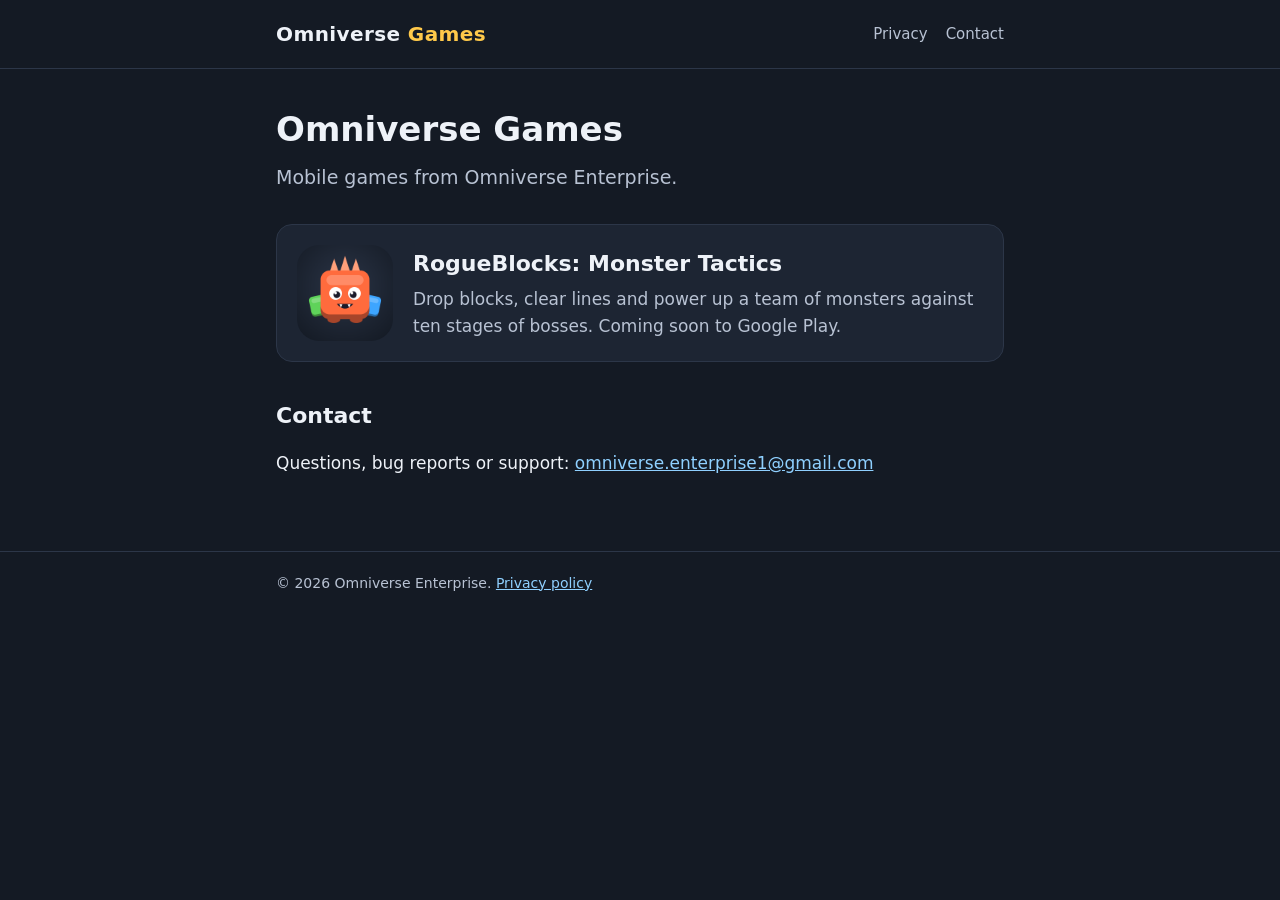
<file: index.html>
<!doctype html>
<html lang="en">
<head>
  <meta charset="utf-8">
  <meta name="viewport" content="width=device-width, initial-scale=1">
  <title>Omniverse Games</title>
  <meta name="description" content="Omniverse Games, the game studio of Omniverse Enterprise. Makers of RogueBlocks: Monster Tactics.">
  <link rel="icon" href="rogueblocks-icon.png">
  <link rel="stylesheet" href="style.css">
</head>
<body>
  <header class="site">
    <div class="wrap">
      <a class="brand" href="/">Omniverse <span>Games</span></a>
      <nav><a href="/privacy.html">Privacy</a><a href="mailto:omniverse.enterprise1@gmail.com">Contact</a></nav>
    </div>
  </header>

  <main>
    <div class="wrap">
      <h1>Omniverse Games</h1>
      <p class="lead">Mobile games from Omniverse Enterprise.</p>

      <div class="game">
        <img src="rogueblocks-icon.png" alt="RogueBlocks app icon">
        <div>
          <h2>RogueBlocks: Monster Tactics</h2>
          <p>Drop blocks, clear lines and power up a team of monsters against ten stages of bosses. Coming soon to Google Play.</p>
        </div>
      </div>

      <h2>Contact</h2>
      <p>Questions, bug reports or support: <a href="mailto:omniverse.enterprise1@gmail.com">omniverse.enterprise1@gmail.com</a></p>
    </div>
  </main>

  <footer class="site">
    <div class="wrap">&copy; 2026 Omniverse Enterprise. <a href="/privacy.html">Privacy policy</a></div>
  </footer>
</body>
</html>
</file>
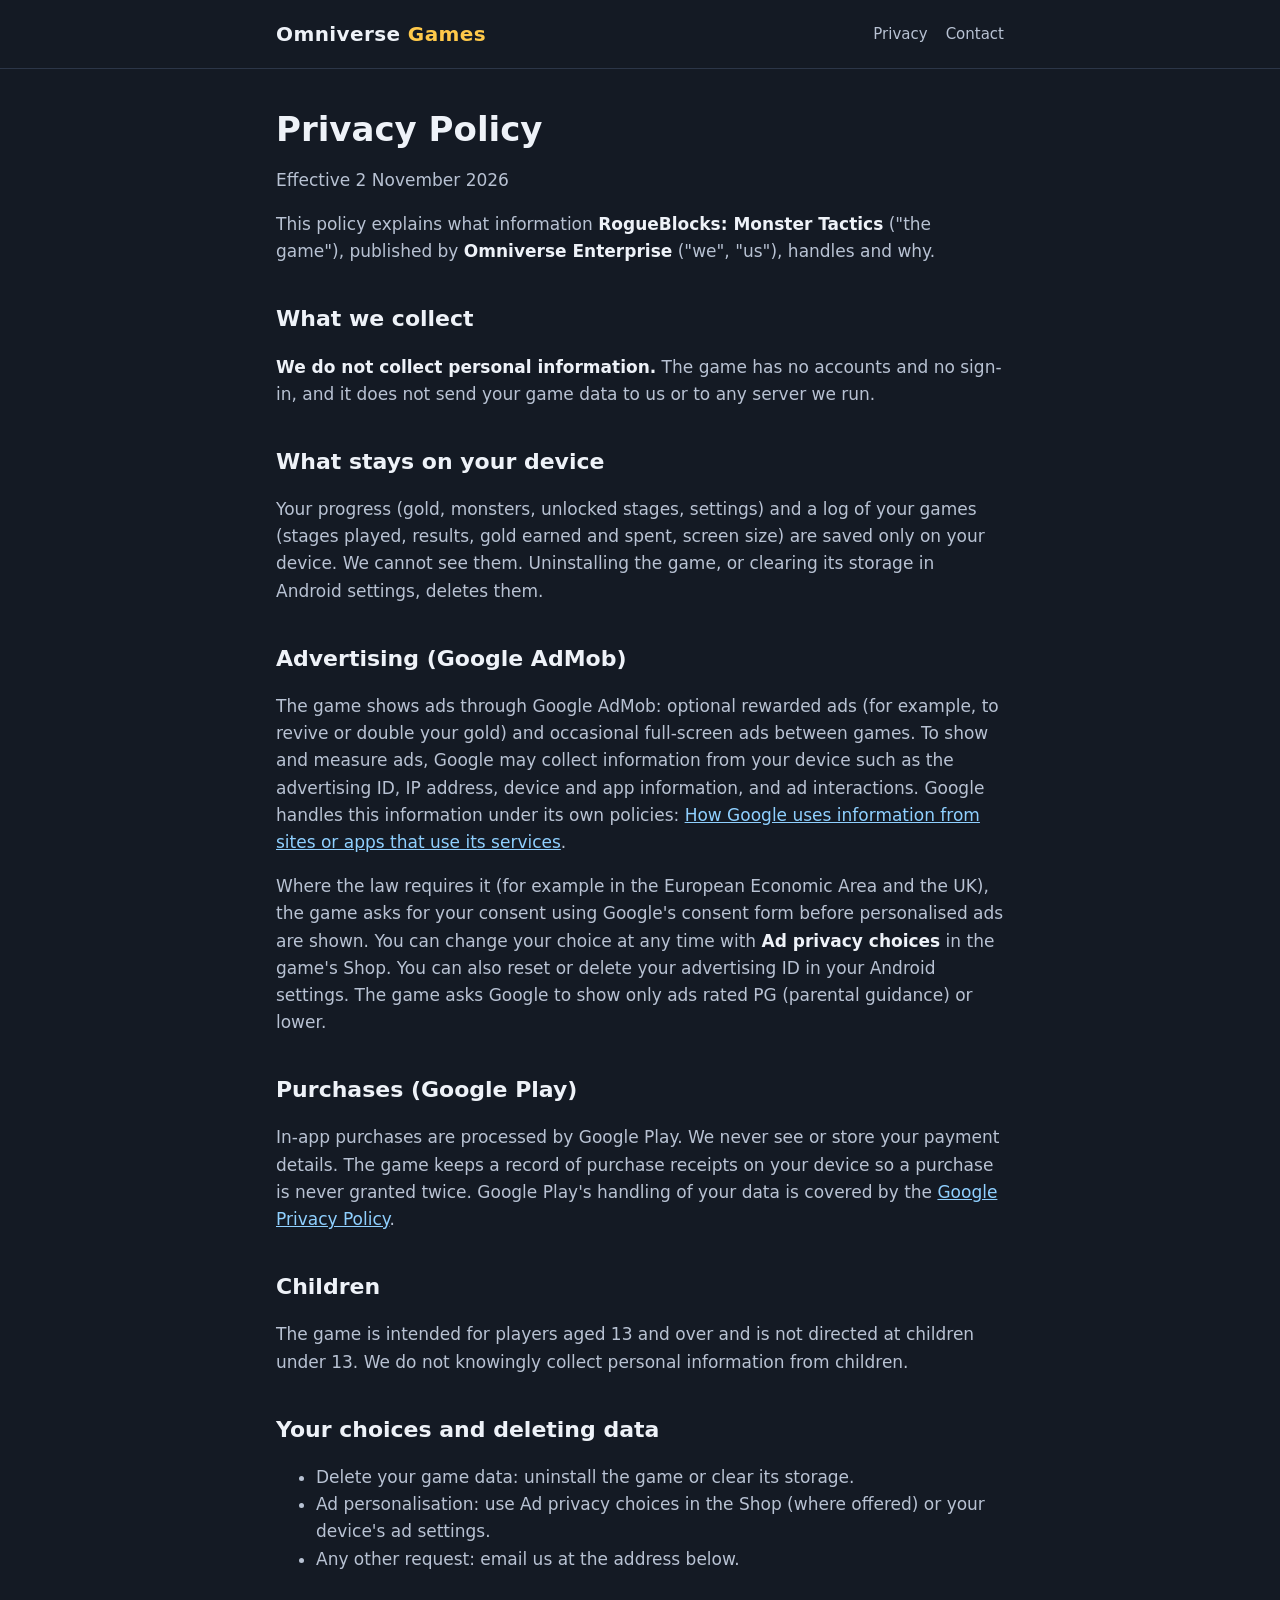
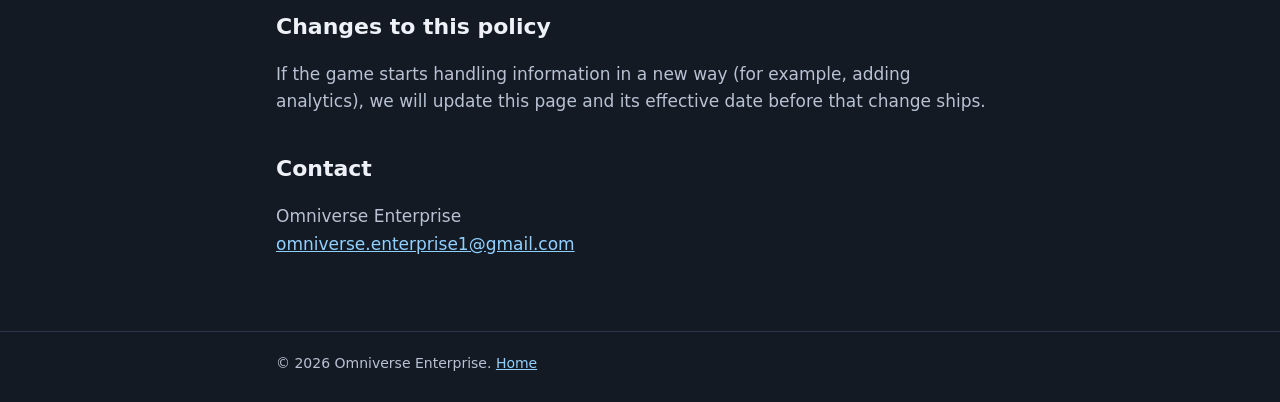
<file: privacy.html>
<!doctype html>
<html lang="en">
<head>
  <meta charset="utf-8">
  <meta name="viewport" content="width=device-width, initial-scale=1">
  <title>Privacy Policy</title>
  <meta name="description" content="Privacy policy for RogueBlocks: Monster Tactics and other games by Omniverse Enterprise.">
  <link rel="icon" href="rogueblocks-icon.png">
  <link rel="stylesheet" href="style.css">
</head>
<body>
  <header class="site">
    <div class="wrap">
      <a class="brand" href="/">Omniverse <span>Games</span></a>
      <nav><a href="/privacy.html">Privacy</a><a href="mailto:omniverse.enterprise1@gmail.com">Contact</a></nav>
    </div>
  </header>

  <main class="policy">
    <div class="wrap">
      <h1>Privacy Policy</h1>
      <p>Effective 2 November 2026</p>

      <p>This policy explains what information <strong>RogueBlocks: Monster Tactics</strong> ("the game"), published by
        <strong>Omniverse Enterprise</strong> ("we", "us"), handles and why.</p>

      <h2>What we collect</h2>
      <p><strong>We do not collect personal information.</strong> The game has no accounts and no sign-in, and it does
        not send your game data to us or to any server we run.</p>

      <h2>What stays on your device</h2>
      <p>Your progress (gold, monsters, unlocked stages, settings) and a log of your games (stages played, results,
        gold earned and spent, screen size) are saved only on your device. We cannot see them. Uninstalling the game,
        or clearing its storage in Android settings, deletes them.</p>

      <h2>Advertising (Google AdMob)</h2>
      <p>The game shows ads through Google AdMob: optional rewarded ads (for example, to revive or double your gold)
        and occasional full-screen ads between games. To show and measure ads, Google may collect information from your
        device such as the advertising ID, IP address, device and app information, and ad interactions. Google handles
        this information under its own policies:
        <a href="https://policies.google.com/technologies/partner-sites">How Google uses information from sites or apps that use its services</a>.</p>
      <p>Where the law requires it (for example in the European Economic Area and the UK), the game asks for your
        consent using Google's consent form before personalised ads are shown. You can change your choice at any time
        with <strong>Ad privacy choices</strong> in the game's Shop. You can also reset or delete your advertising ID in
        your Android settings. The game asks Google to show only ads rated PG (parental guidance) or lower.</p>

      <h2>Purchases (Google Play)</h2>
      <p>In-app purchases are processed by Google Play. We never see or store your payment details. The game keeps a
        record of purchase receipts on your device so a purchase is never granted twice. Google Play's handling of your
        data is covered by the <a href="https://policies.google.com/privacy">Google Privacy Policy</a>.</p>

      <h2>Children</h2>
      <p>The game is intended for players aged 13 and over and is not directed at children under 13. We do not
        knowingly collect personal information from children.</p>

      <h2>Your choices and deleting data</h2>
      <ul>
        <li>Delete your game data: uninstall the game or clear its storage.</li>
        <li>Ad personalisation: use Ad privacy choices in the Shop (where offered) or your device's ad settings.</li>
        <li>Any other request: email us at the address below.</li>
      </ul>

      <h2>Changes to this policy</h2>
      <p>If the game starts handling information in a new way (for example, adding analytics), we will update this
        page and its effective date before that change ships.</p>

      <h2>Contact</h2>
      <p>Omniverse Enterprise<br>
        <a href="mailto:omniverse.enterprise1@gmail.com">omniverse.enterprise1@gmail.com</a></p>
    </div>
  </main>

  <footer class="site">
    <div class="wrap">&copy; 2026 Omniverse Enterprise. <a href="/">Home</a></div>
  </footer>
</body>
</html>
</file>
<file: style.css>
:root {
  --bg: #141a24;
  --panel: #1d2533;
  --text: #eef2f8;
  --muted: #b8c2d3;
  --accent: #ffc94a;
  --link: #8fd0ff;
  --line: #2c3648;
}

* { box-sizing: border-box; }

html { background: var(--bg); }

body {
  margin: 0;
  background: var(--bg);
  color: var(--text);
  font: 17px/1.6 system-ui, -apple-system, "Segoe UI", Roboto, sans-serif;
}

a { color: var(--link); }

.wrap {
  max-width: 760px;
  margin: 0 auto;
  padding: 0 16px;
}

header.site {
  border-bottom: 1px solid var(--line);
}

header.site .wrap {
  display: flex;
  align-items: center;
  justify-content: space-between;
  gap: 16px;
  padding-top: 18px;
  padding-bottom: 18px;
}

.brand {
  color: var(--text);
  font-weight: 800;
  font-size: 20px;
  letter-spacing: 0.02em;
  text-decoration: none;
  white-space: nowrap;
}

.brand span { color: var(--accent); }

nav a {
  color: var(--muted);
  text-decoration: none;
  margin-left: 18px;
  font-size: 15px;
}

nav a:hover { color: var(--text); }

main { padding: 40px 0 56px; }

h1 { font-size: 34px; line-height: 1.2; margin: 0 0 12px; }
h2 { font-size: 22px; margin: 36px 0 8px; }
h3 { font-size: 18px; margin: 24px 0 6px; }

.lead { color: var(--muted); font-size: 19px; margin: 0 0 32px; }

.game {
  display: flex;
  gap: 20px;
  align-items: center;
  background: var(--panel);
  border: 1px solid var(--line);
  border-radius: 16px;
  padding: 20px;
}

.game img {
  width: 96px;
  height: 96px;
  border-radius: 22px;
  flex: none;
}

.game h2 { margin: 0 0 4px; }
.game p { margin: 0; color: var(--muted); }

.policy p, .policy li { color: var(--muted); }
.policy strong { color: var(--text); }

footer.site {
  border-top: 1px solid var(--line);
  color: var(--muted);
  font-size: 14px;
}

footer.site .wrap { padding-top: 20px; padding-bottom: 28px; }

@media (max-width: 480px) {
  h1 { font-size: 28px; }
  .game { flex-direction: column; align-items: flex-start; }
  nav a { margin-left: 12px; }
}
</file>
